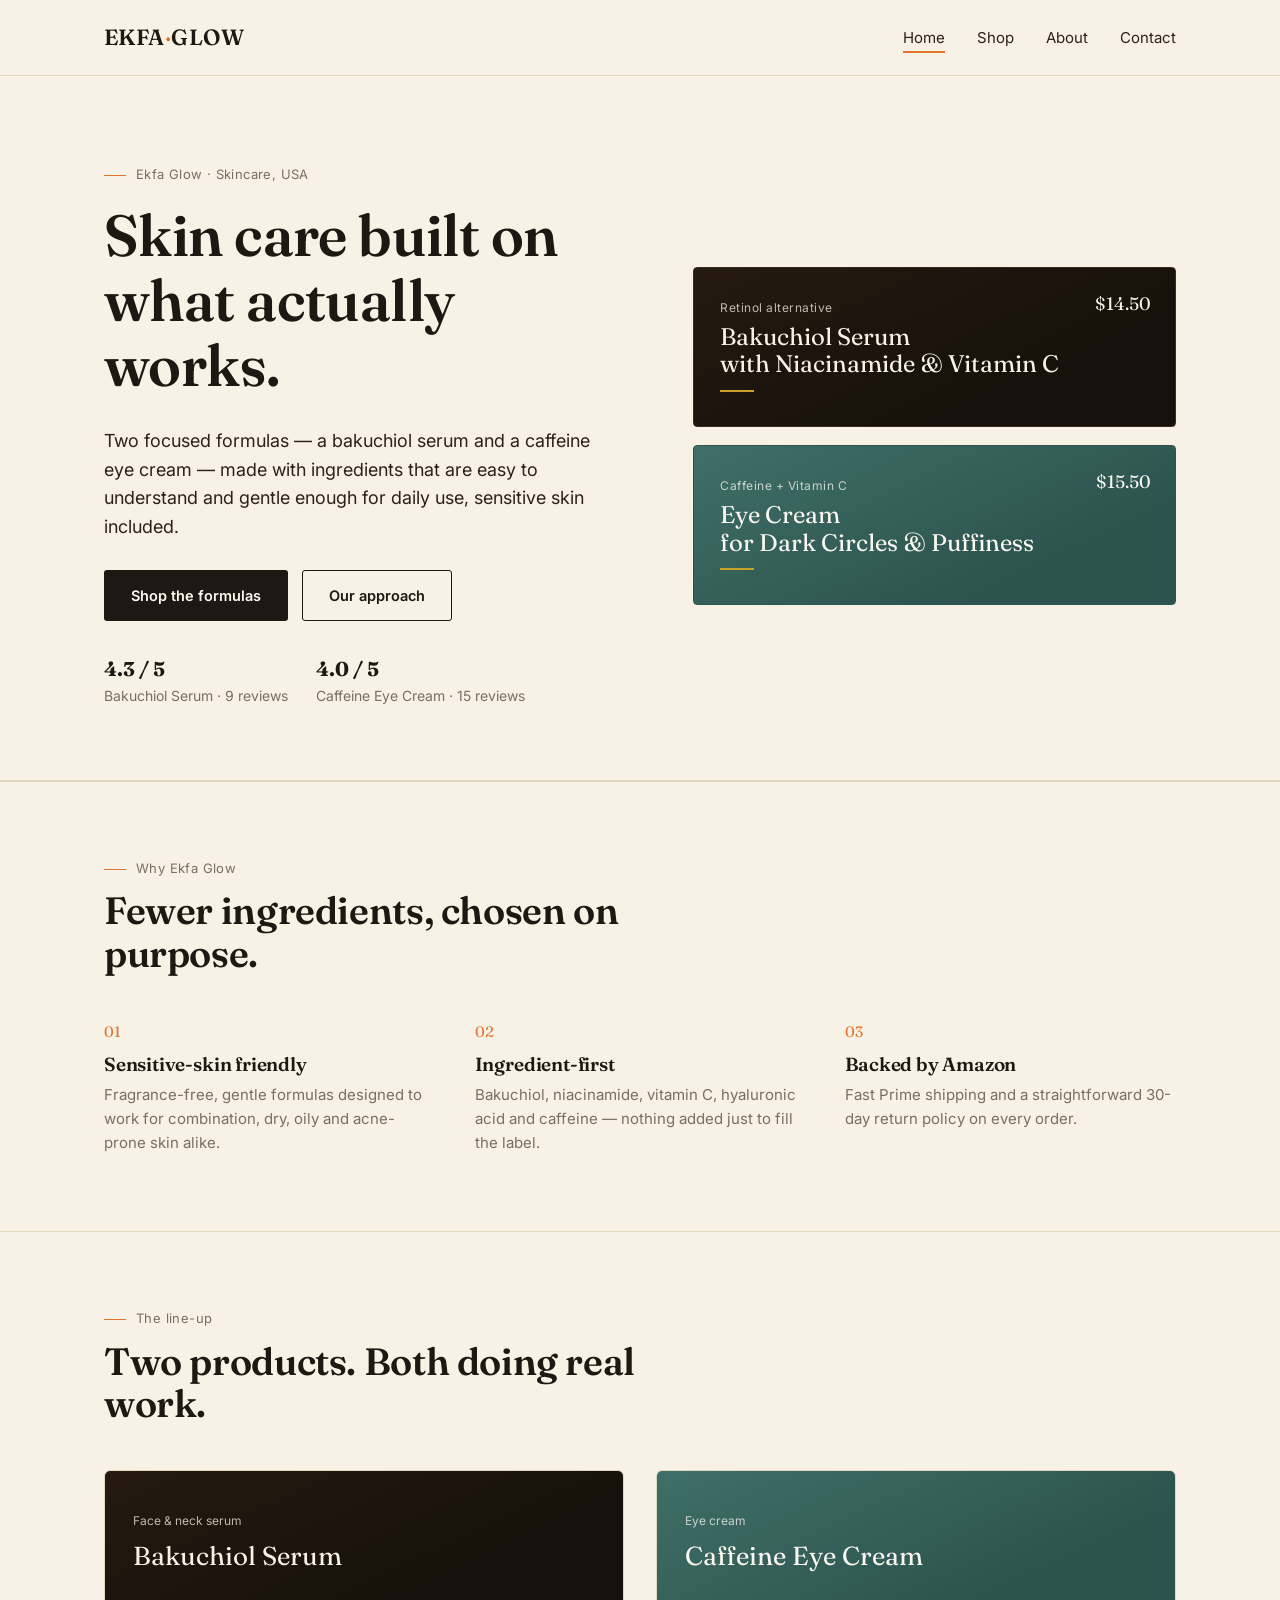
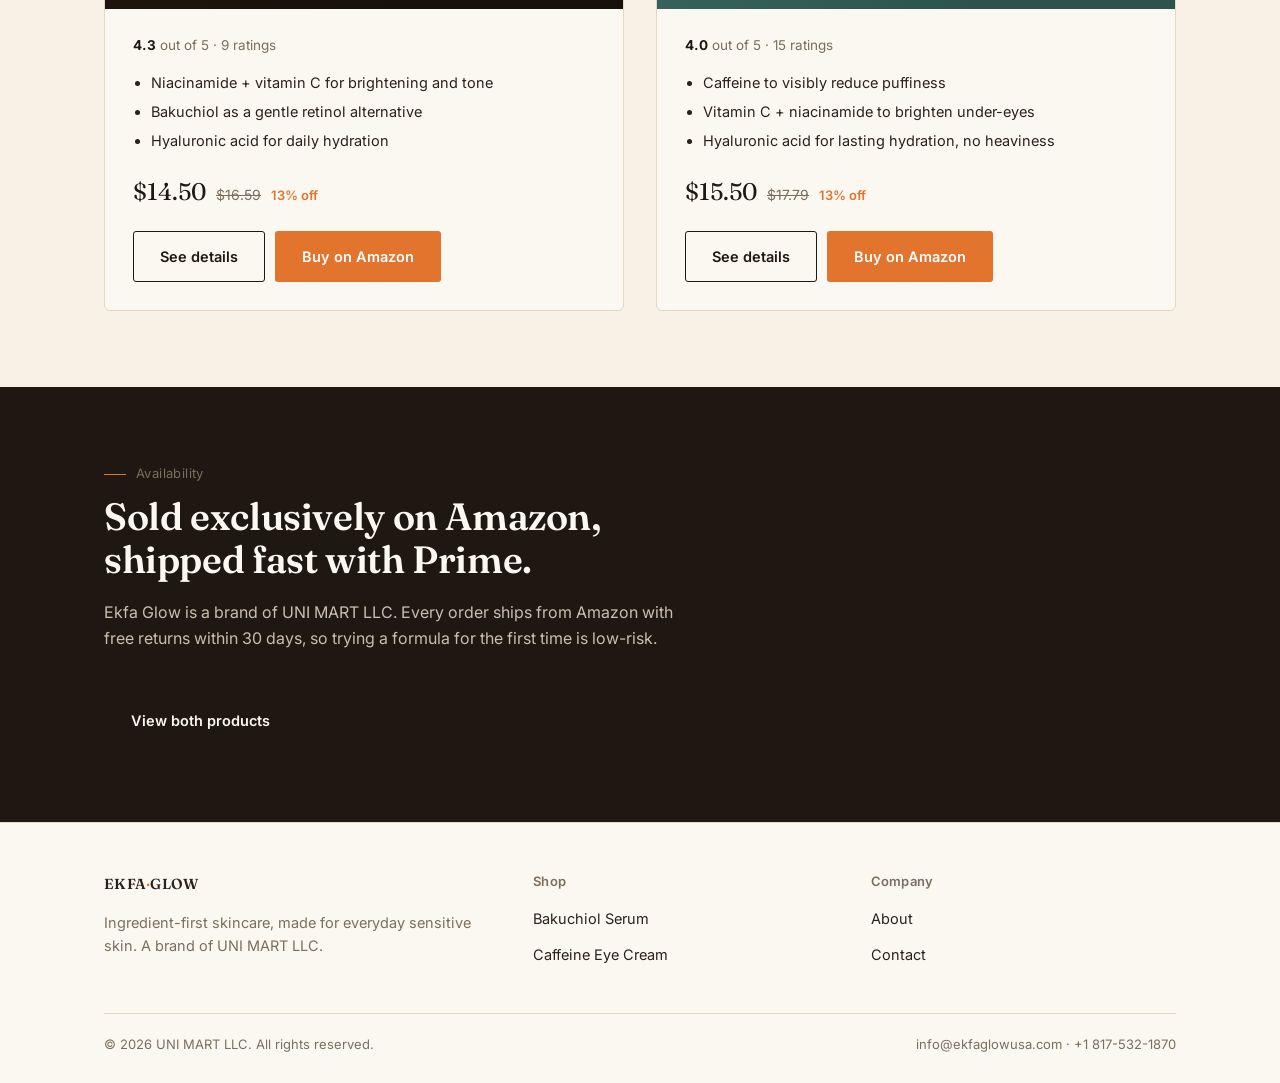
<file: index.html>
<!DOCTYPE html>
<html lang="en">
<head>
<meta charset="UTF-8">
<meta name="viewport" content="width=device-width, initial-scale=1.0">
<title>Ekfa Glow — Ingredient-First Skincare, Made in the USA</title>
<meta name="description" content="Ekfa Glow makes gentle, ingredient-first skincare for sensitive skin — Bakuchiol Serum and Caffeine Eye Cream, sold on Amazon.">
<link rel="preconnect" href="https://fonts.googleapis.com">
<link href="https://fonts.googleapis.com/css2?family=Fraunces:wght@500;600&family=Inter:wght@400;500;600&display=swap" rel="stylesheet">
<link rel="stylesheet" href="css/style.css">
</head>
<body>

<header class="site-header">
  <nav class="nav">
    <a href="index.html" class="wordmark">EKFA<span>·</span>GLOW</a>
    <button class="nav-toggle" aria-label="Menu" onclick="document.querySelector('.nav-links').classList.toggle('open')">Menu</button>
    <ul class="nav-links">
      <li><a href="index.html" class="active">Home</a></li>
      <li><a href="shop.html">Shop</a></li>
      <li><a href="about.html">About</a></li>
      <li><a href="contact.html">Contact</a></li>
    </ul>
  </nav>
</header>

<section class="hero">
  <div class="container hero-grid">
    <div>
      <div class="eyebrow">Ekfa Glow · Skincare, USA</div>
      <h1>Skin care built on what actually works.</h1>
      <p class="lede">Two focused formulas — a bakuchiol serum and a caffeine eye cream — made with ingredients that are easy to understand and gentle enough for daily use, sensitive skin included.</p>
      <div class="hero-cta">
        <a href="shop.html" class="btn btn-primary">Shop the formulas</a>
        <a href="about.html" class="btn btn-outline">Our approach</a>
      </div>
      <div class="hero-rating">
        <div><strong>4.3 / 5</strong> Bakuchiol Serum · 9 reviews</div>
        <div><strong>4.0 / 5</strong> Caffeine Eye Cream · 15 reviews</div>
      </div>
    </div>

    <div class="label-stack">
      <!-- IMAGE: replace this block with a real product photo once uploaded.
           Suggested file: images/serum-bottle.jpg -->
      <div class="label-card serum">
        <div class="price">$14.50</div>
        <div class="kicker">Retinol alternative</div>
        <div class="name">Bakuchiol Serum<br>with Niacinamide &amp; Vitamin C</div>
        <div class="gold-rule"></div>
      </div>
      <!-- IMAGE: replace this block with a real product photo once uploaded.
           Suggested file: images/eye-cream.jpg -->
      <div class="label-card eye">
        <div class="price">$15.50</div>
        <div class="kicker">Caffeine + Vitamin C</div>
        <div class="name">Eye Cream<br>for Dark Circles &amp; Puffiness</div>
        <div class="gold-rule"></div>
      </div>
    </div>
  </div>
</section>

<section class="border-y">
  <div class="container">
    <div class="section-head">
      <div class="eyebrow">Why Ekfa Glow</div>
      <h2>Fewer ingredients, chosen on purpose.</h2>
    </div>
    <div class="value-grid">
      <div class="value-item">
        <div class="num">01</div>
        <h3>Sensitive-skin friendly</h3>
        <p>Fragrance-free, gentle formulas designed to work for combination, dry, oily and acne-prone skin alike.</p>
      </div>
      <div class="value-item">
        <div class="num">02</div>
        <h3>Ingredient-first</h3>
        <p>Bakuchiol, niacinamide, vitamin C, hyaluronic acid and caffeine — nothing added just to fill the label.</p>
      </div>
      <div class="value-item">
        <div class="num">03</div>
        <h3>Backed by Amazon</h3>
        <p>Fast Prime shipping and a straightforward 30-day return policy on every order.</p>
      </div>
    </div>
  </div>
</section>

<section>
  <div class="container">
    <div class="section-head">
      <div class="eyebrow">The line-up</div>
      <h2>Two products. Both doing real work.</h2>
    </div>
    <div class="product-grid">

      <article class="product-card">
        <div class="swatch serum">
          <div class="kicker">Face &amp; neck serum</div>
          <div class="name">Bakuchiol Serum</div>
        </div>
        <div class="body">
          <div class="rating"><strong>4.3</strong> out of 5 · 9 ratings</div>
          <ul>
            <li>Niacinamide + vitamin C for brightening and tone</li>
            <li>Bakuchiol as a gentle retinol alternative</li>
            <li>Hyaluronic acid for daily hydration</li>
          </ul>
          <div class="price-row">
            <span class="now">$14.50</span>
            <span class="was">$16.59</span>
            <span class="off">13% off</span>
          </div>
          <div class="card-actions">
            <a href="shop.html#serum" class="btn btn-outline">See details</a>
            <a href="https://www.amazon.com/dp/B0DKJRX767" class="btn btn-amazon" target="_blank" rel="noopener">Buy on Amazon</a>
          </div>
        </div>
      </article>

      <article class="product-card">
        <div class="swatch eye">
          <div class="kicker">Eye cream</div>
          <div class="name">Caffeine Eye Cream</div>
        </div>
        <div class="body">
          <div class="rating"><strong>4.0</strong> out of 5 · 15 ratings</div>
          <ul>
            <li>Caffeine to visibly reduce puffiness</li>
            <li>Vitamin C + niacinamide to brighten under-eyes</li>
            <li>Hyaluronic acid for lasting hydration, no heaviness</li>
          </ul>
          <div class="price-row">
            <span class="now">$15.50</span>
            <span class="was">$17.79</span>
            <span class="off">13% off</span>
          </div>
          <div class="card-actions">
            <a href="shop.html#eye-cream" class="btn btn-outline">See details</a>
            <a href="https://www.amazon.com/dp/B0D9Q4S8RB" class="btn btn-amazon" target="_blank" rel="noopener">Buy on Amazon</a>
          </div>
        </div>
      </article>

    </div>
  </div>
</section>

<section class="band">
  <div class="container">
    <div class="section-head">
      <div class="eyebrow">Availability</div>
      <h2>Sold exclusively on Amazon, shipped fast with Prime.</h2>
      <p>Ekfa Glow is a brand of UNI MART LLC. Every order ships from Amazon with free returns within 30 days, so trying a formula for the first time is low-risk.</p>
    </div>
    <a href="shop.html" class="btn btn-primary">View both products</a>
  </div>
</section>

<footer class="site-footer">
  <div class="container">
    <div class="footer-grid">
      <div>
        <a href="index.html" class="wordmark">EKFA<span>·</span>GLOW</a>
        <p style="margin-top:14px; font-size:14.5px; color:var(--muted);">Ingredient-first skincare, made for everyday sensitive skin. A brand of UNI MART LLC.</p>
      </div>
      <div>
        <h4>Shop</h4>
        <ul>
          <li><a href="shop.html#serum">Bakuchiol Serum</a></li>
          <li><a href="shop.html#eye-cream">Caffeine Eye Cream</a></li>
        </ul>
      </div>
      <div>
        <h4>Company</h4>
        <ul>
          <li><a href="about.html">About</a></li>
          <li><a href="contact.html">Contact</a></li>
        </ul>
      </div>
    </div>
    <div class="footer-bottom">
      <span>© 2026 UNI MART LLC. All rights reserved.</span>
      <span>info@ekfaglowusa.com · +1 817-532-1870</span>
    </div>
  </div>
</footer>

</body>
</html>
</file>
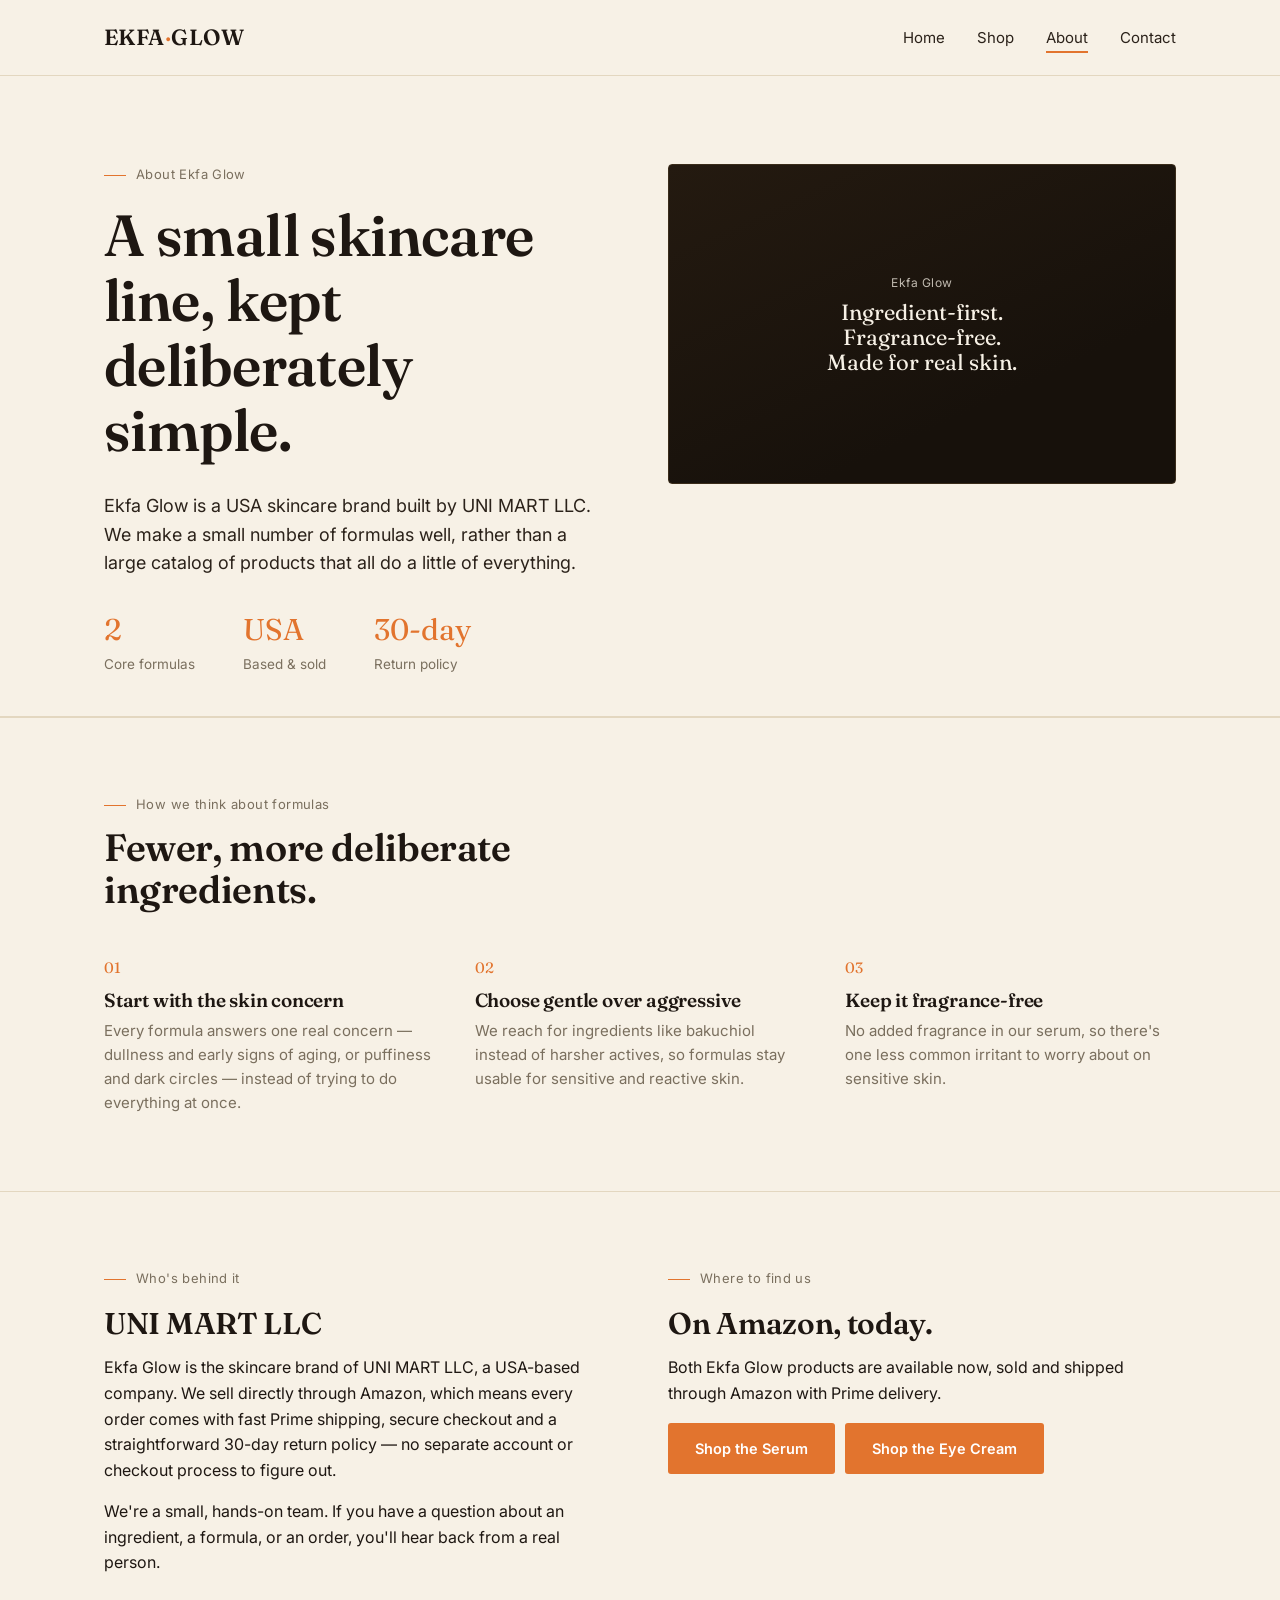
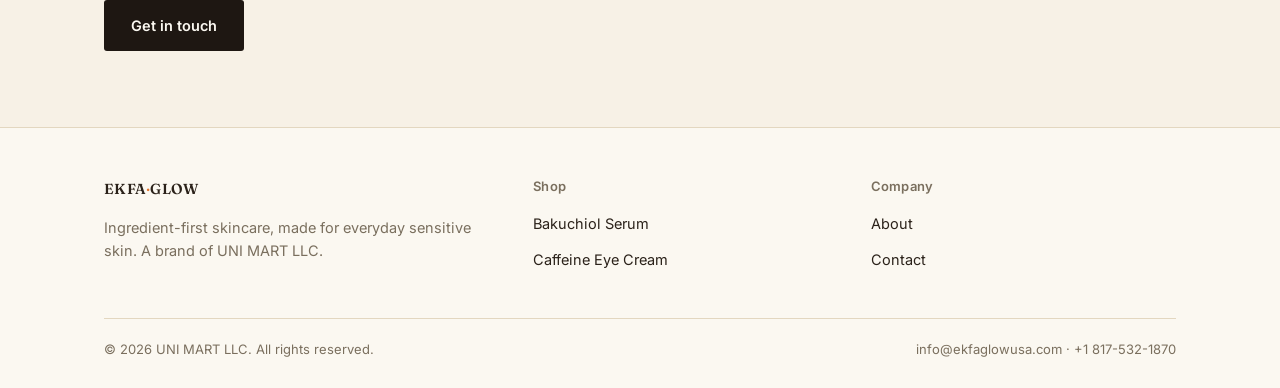
<file: about.html>
<!DOCTYPE html>
<html lang="en">
<head>
<meta charset="UTF-8">
<meta name="viewport" content="width=device-width, initial-scale=1.0">
<title>About — Ekfa Glow</title>
<meta name="description" content="Ekfa Glow is a USA skincare brand by UNI MART LLC, focused on simple, ingredient-first formulas.">
<link rel="preconnect" href="https://fonts.googleapis.com">
<link href="https://fonts.googleapis.com/css2?family=Fraunces:wght@500;600&family=Inter:wght@400;500;600&display=swap" rel="stylesheet">
<link rel="stylesheet" href="css/style.css">
</head>
<body>

<header class="site-header">
  <nav class="nav">
    <a href="index.html" class="wordmark">EKFA<span>·</span>GLOW</a>
    <button class="nav-toggle" aria-label="Menu" onclick="document.querySelector('.nav-links').classList.toggle('open')">Menu</button>
    <ul class="nav-links">
      <li><a href="index.html">Home</a></li>
      <li><a href="shop.html">Shop</a></li>
      <li><a href="about.html" class="active">About</a></li>
      <li><a href="contact.html">Contact</a></li>
    </ul>
  </nav>
</header>

<section class="hero" style="padding-bottom: 40px;">
  <div class="container split">
    <div>
      <div class="eyebrow">About Ekfa Glow</div>
      <h1>A small skincare line, kept deliberately simple.</h1>
      <p class="lede">Ekfa Glow is a USA skincare brand built by UNI MART LLC. We make a small number of formulas well, rather than a large catalog of products that all do a little of everything.</p>

      <div class="stat-row">
        <div>
          <div class="n">2</div>
          <div class="l">Core formulas</div>
        </div>
        <div>
          <div class="n">USA</div>
          <div class="l">Based &amp; sold</div>
        </div>
        <div>
          <div class="n">30-day</div>
          <div class="l">Return policy</div>
        </div>
      </div>
    </div>

    <div>
      <!-- IMAGE: replace this block with a brand / lifestyle photo once uploaded.
           Suggested file: images/about-brand.jpg -->
      <div class="label-card serum" style="min-height: 320px; justify-content: center; text-align:center;">
        <div class="kicker" style="margin-bottom: 8px;">Ekfa Glow</div>
        <div class="name" style="font-size: 22px;">Ingredient-first.<br>Fragrance-free.<br>Made for real skin.</div>
      </div>
    </div>
  </div>
</section>

<section class="border-y">
  <div class="container">
    <div class="section-head">
      <div class="eyebrow">How we think about formulas</div>
      <h2>Fewer, more deliberate ingredients.</h2>
    </div>
    <div class="value-grid">
      <div class="value-item">
        <div class="num">01</div>
        <h3>Start with the skin concern</h3>
        <p>Every formula answers one real concern — dullness and early signs of aging, or puffiness and dark circles — instead of trying to do everything at once.</p>
      </div>
      <div class="value-item">
        <div class="num">02</div>
        <h3>Choose gentle over aggressive</h3>
        <p>We reach for ingredients like bakuchiol instead of harsher actives, so formulas stay usable for sensitive and reactive skin.</p>
      </div>
      <div class="value-item">
        <div class="num">03</div>
        <h3>Keep it fragrance-free</h3>
        <p>No added fragrance in our serum, so there's one less common irritant to worry about on sensitive skin.</p>
      </div>
    </div>
  </div>
</section>

<section>
  <div class="container split">
    <div>
      <div class="eyebrow">Who's behind it</div>
      <h2 style="font-size: 30px;">UNI MART LLC</h2>
      <p>Ekfa Glow is the skincare brand of UNI MART LLC, a USA-based company. We sell directly through Amazon, which means every order comes with fast Prime shipping, secure checkout and a straightforward 30-day return policy — no separate account or checkout process to figure out.</p>
      <p>We're a small, hands-on team. If you have a question about an ingredient, a formula, or an order, you'll hear back from a real person.</p>
      <a href="contact.html" class="btn btn-primary" style="margin-top: 8px;">Get in touch</a>
    </div>
    <div>
      <div class="eyebrow">Where to find us</div>
      <h2 style="font-size: 30px;">On Amazon, today.</h2>
      <p>Both Ekfa Glow products are available now, sold and shipped through Amazon with Prime delivery.</p>
      <div class="card-actions">
        <a href="https://www.amazon.com/dp/B0DKJRX767" class="btn btn-amazon" target="_blank" rel="noopener">Shop the Serum</a>
        <a href="https://www.amazon.com/dp/B0D9Q4S8RB" class="btn btn-amazon" target="_blank" rel="noopener">Shop the Eye Cream</a>
      </div>
    </div>
  </div>
</section>

<footer class="site-footer">
  <div class="container">
    <div class="footer-grid">
      <div>
        <a href="index.html" class="wordmark">EKFA<span>·</span>GLOW</a>
        <p style="margin-top:14px; font-size:14.5px; color:var(--muted);">Ingredient-first skincare, made for everyday sensitive skin. A brand of UNI MART LLC.</p>
      </div>
      <div>
        <h4>Shop</h4>
        <ul>
          <li><a href="shop.html#serum">Bakuchiol Serum</a></li>
          <li><a href="shop.html#eye-cream">Caffeine Eye Cream</a></li>
        </ul>
      </div>
      <div>
        <h4>Company</h4>
        <ul>
          <li><a href="about.html">About</a></li>
          <li><a href="contact.html">Contact</a></li>
        </ul>
      </div>
    </div>
    <div class="footer-bottom">
      <span>© 2026 UNI MART LLC. All rights reserved.</span>
      <span>info@ekfaglowusa.com · +1 817-532-1870</span>
    </div>
  </div>
</footer>

</body>
</html>
</file>
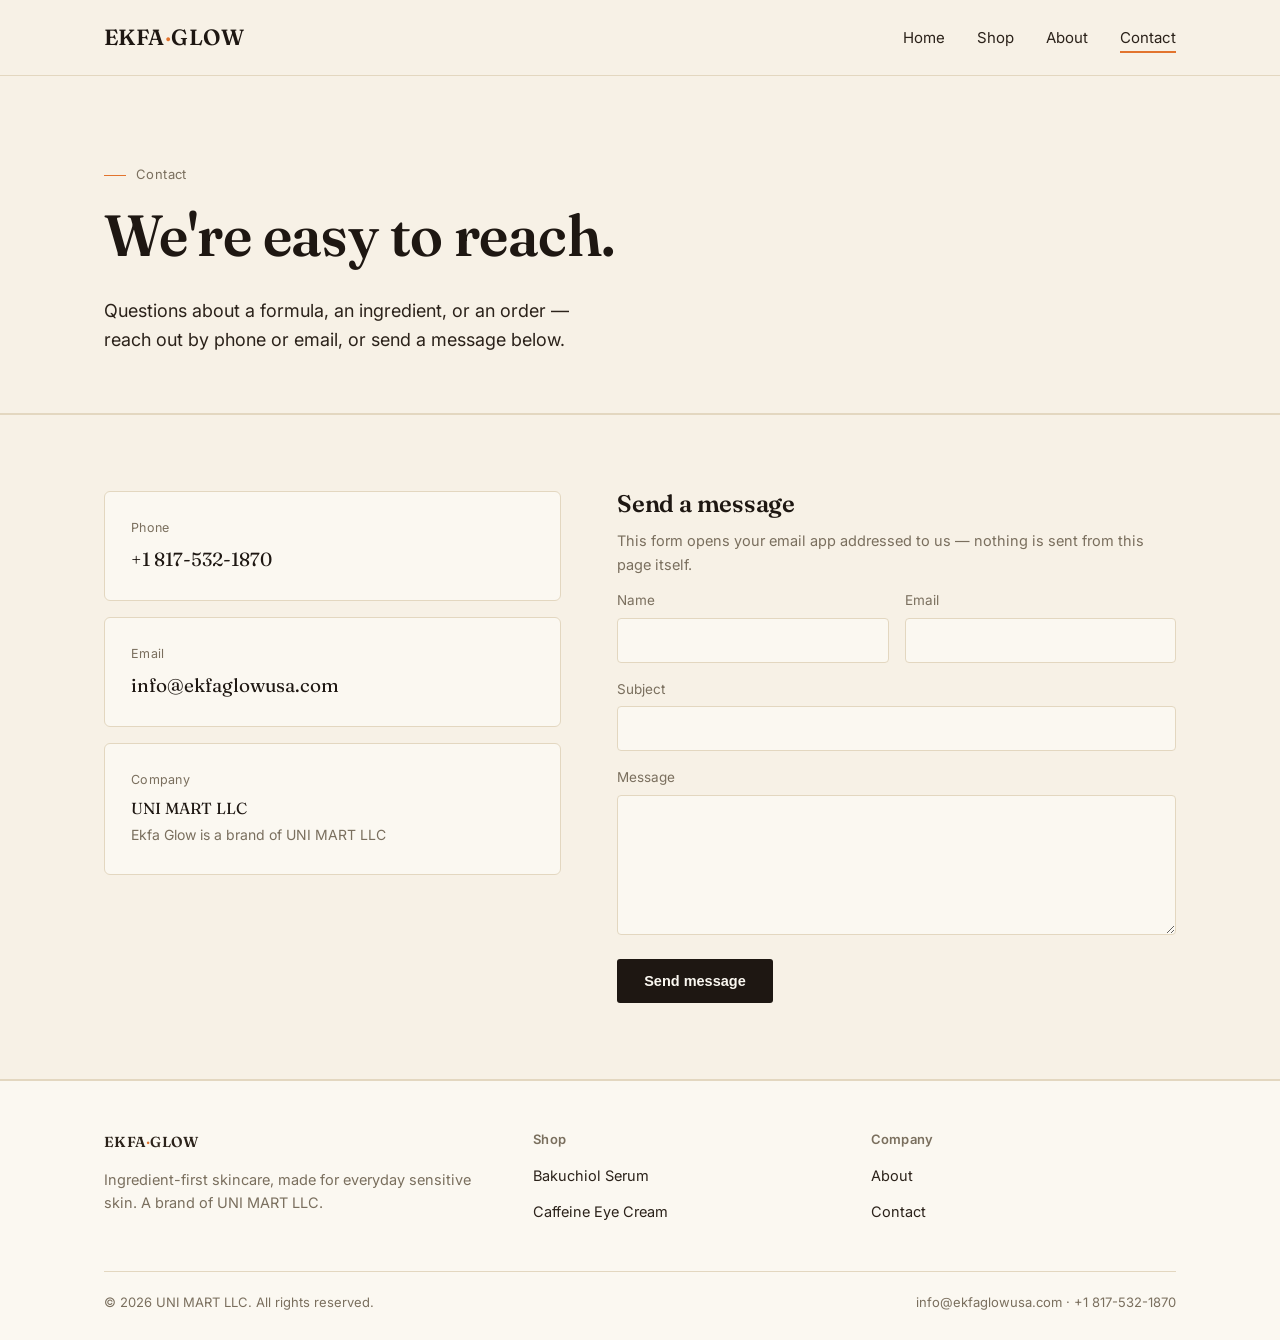
<file: contact.html>
<!DOCTYPE html>
<html lang="en">
<head>
<meta charset="UTF-8">
<meta name="viewport" content="width=device-width, initial-scale=1.0">
<title>Contact — Ekfa Glow</title>
<meta name="description" content="Get in touch with Ekfa Glow / UNI MART LLC by phone or email.">
<link rel="preconnect" href="https://fonts.googleapis.com">
<link href="https://fonts.googleapis.com/css2?family=Fraunces:wght@500;600&family=Inter:wght@400;500;600&display=swap" rel="stylesheet">
<link rel="stylesheet" href="css/style.css">
</head>
<body>

<header class="site-header">
  <nav class="nav">
    <a href="index.html" class="wordmark">EKFA<span>·</span>GLOW</a>
    <button class="nav-toggle" aria-label="Menu" onclick="document.querySelector('.nav-links').classList.toggle('open')">Menu</button>
    <ul class="nav-links">
      <li><a href="index.html">Home</a></li>
      <li><a href="shop.html">Shop</a></li>
      <li><a href="about.html">About</a></li>
      <li><a href="contact.html" class="active">Contact</a></li>
    </ul>
  </nav>
</header>

<section class="hero" style="padding-bottom: 40px;">
  <div class="container">
    <div class="eyebrow">Contact</div>
    <h1 style="max-width: 16ch;">We're easy to reach.</h1>
    <p class="lede">Questions about a formula, an ingredient, or an order — reach out by phone or email, or send a message below.</p>
  </div>
</section>

<section class="border-y">
  <div class="container contact-grid">
    <div>
      <div class="contact-card">
        <div class="k">Phone</div>
        <div class="v"><a href="tel:+18175321870">+1 817-532-1870</a></div>
      </div>
      <div class="contact-card">
        <div class="k">Email</div>
        <div class="v"><a href="mailto:info@ekfaglowusa.com">info@ekfaglowusa.com</a></div>
      </div>
      <div class="contact-card">
        <div class="k">Company</div>
        <div class="v" style="font-size:16px;">UNI MART LLC<br><span style="font-family:var(--sans); font-size:14px; color:var(--muted);">Ekfa Glow is a brand of UNI MART LLC</span></div>
      </div>
    </div>

    <div>
      <h2 style="font-size: 24px;">Send a message</h2>
      <p style="color:var(--muted); font-size:14.5px;">This form opens your email app addressed to us — nothing is sent from this page itself.</p>
      <form class="contact-form" action="mailto:info@ekfaglowusa.com" method="post" enctype="text/plain">
        <div class="row-2">
          <div>
            <label for="name">Name</label>
            <input type="text" id="name" name="Name" required>
          </div>
          <div>
            <label for="email">Email</label>
            <input type="email" id="email" name="Email" required>
          </div>
        </div>
        <div>
          <label for="subject">Subject</label>
          <input type="text" id="subject" name="Subject">
        </div>
        <div>
          <label for="message">Message</label>
          <textarea id="message" name="Message" required></textarea>
        </div>
        <button type="submit" class="btn btn-primary" style="justify-self:start;">Send message</button>
      </form>
    </div>
  </div>
</section>

<footer class="site-footer">
  <div class="container">
    <div class="footer-grid">
      <div>
        <a href="index.html" class="wordmark">EKFA<span>·</span>GLOW</a>
        <p style="margin-top:14px; font-size:14.5px; color:var(--muted);">Ingredient-first skincare, made for everyday sensitive skin. A brand of UNI MART LLC.</p>
      </div>
      <div>
        <h4>Shop</h4>
        <ul>
          <li><a href="shop.html#serum">Bakuchiol Serum</a></li>
          <li><a href="shop.html#eye-cream">Caffeine Eye Cream</a></li>
        </ul>
      </div>
      <div>
        <h4>Company</h4>
        <ul>
          <li><a href="about.html">About</a></li>
          <li><a href="contact.html">Contact</a></li>
        </ul>
      </div>
    </div>
    <div class="footer-bottom">
      <span>© 2026 UNI MART LLC. All rights reserved.</span>
      <span>info@ekfaglowusa.com · +1 817-532-1870</span>
    </div>
  </div>
</footer>

</body>
</html>
</file>
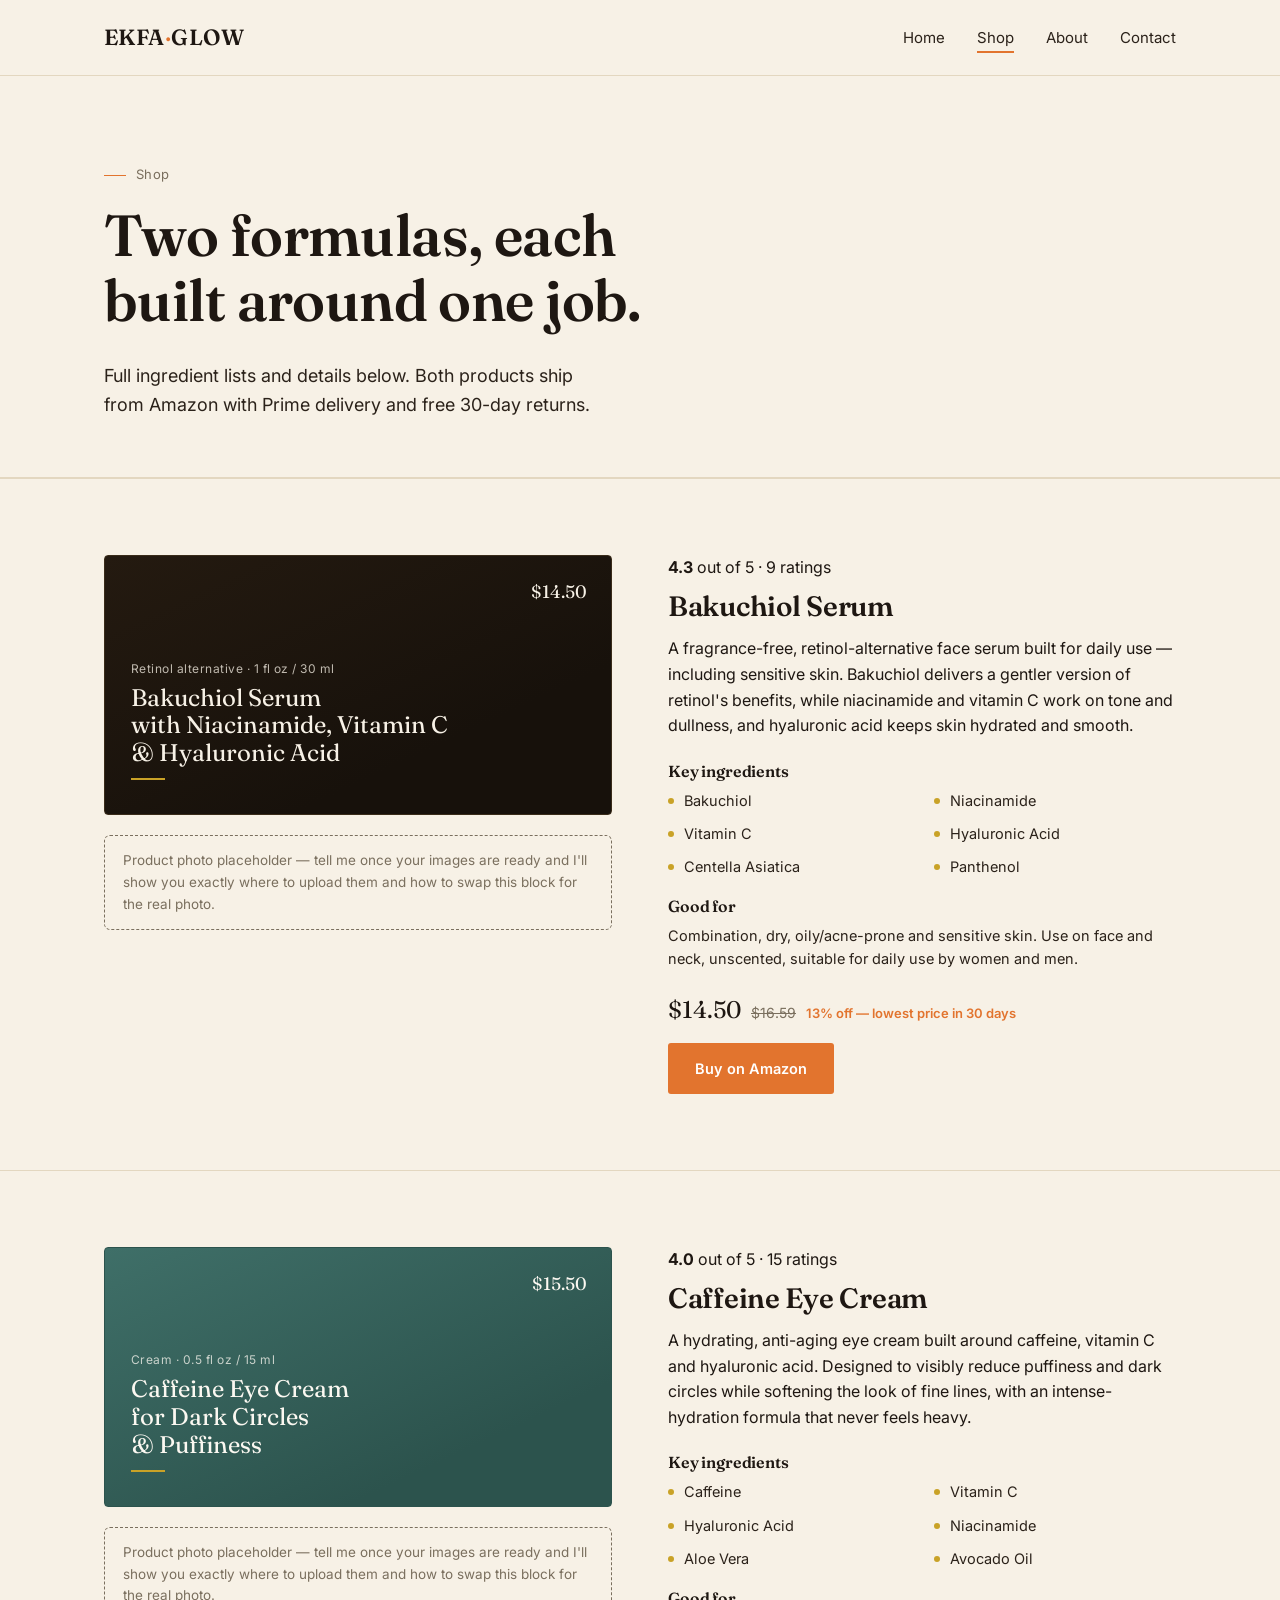
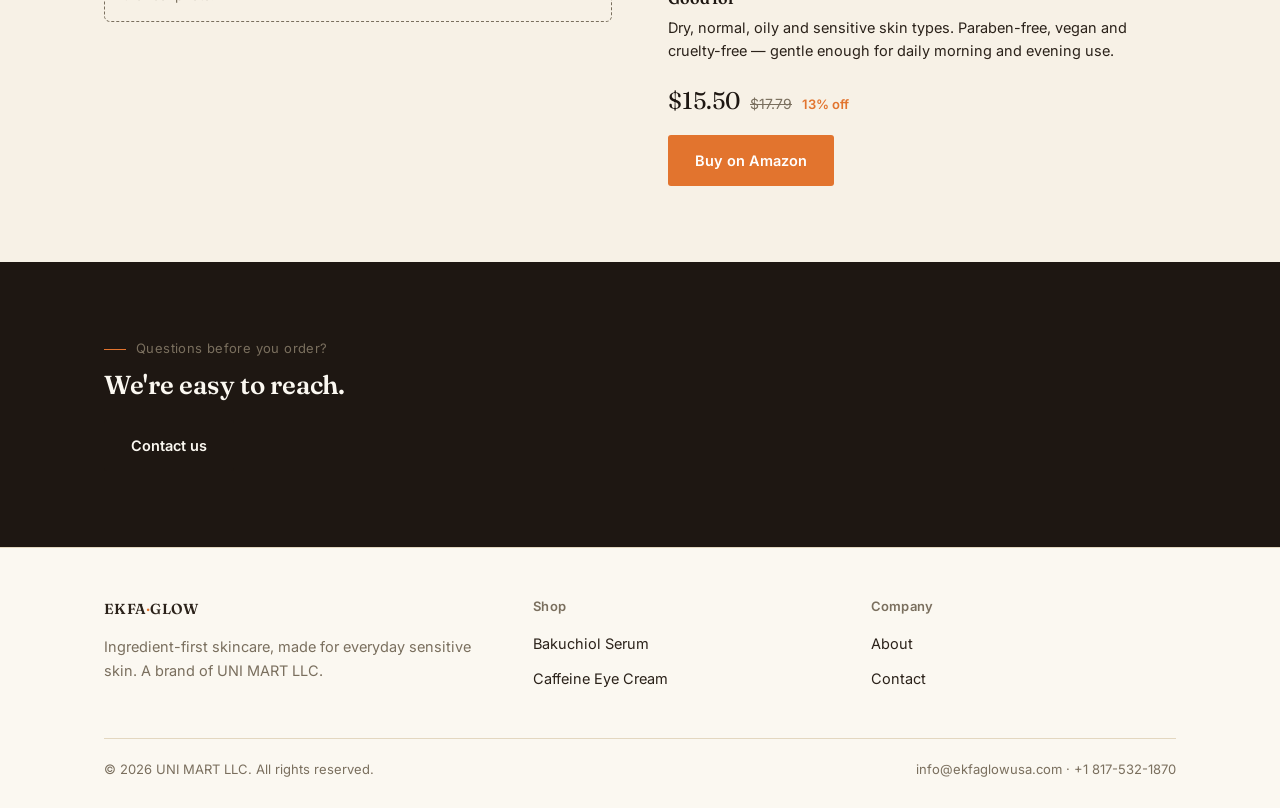
<file: shop.html>
<!DOCTYPE html>
<html lang="en">
<head>
<meta charset="UTF-8">
<meta name="viewport" content="width=device-width, initial-scale=1.0">
<title>Shop — Ekfa Glow</title>
<meta name="description" content="Shop the Ekfa Glow Bakuchiol Serum and Caffeine Eye Cream, available on Amazon.">
<link rel="preconnect" href="https://fonts.googleapis.com">
<link href="https://fonts.googleapis.com/css2?family=Fraunces:wght@500;600&family=Inter:wght@400;500;600&display=swap" rel="stylesheet">
<link rel="stylesheet" href="css/style.css">
</head>
<body>

<header class="site-header">
  <nav class="nav">
    <a href="index.html" class="wordmark">EKFA<span>·</span>GLOW</a>
    <button class="nav-toggle" aria-label="Menu" onclick="document.querySelector('.nav-links').classList.toggle('open')">Menu</button>
    <ul class="nav-links">
      <li><a href="index.html">Home</a></li>
      <li><a href="shop.html" class="active">Shop</a></li>
      <li><a href="about.html">About</a></li>
      <li><a href="contact.html">Contact</a></li>
    </ul>
  </nav>
</header>

<section class="hero" style="padding-bottom: 40px;">
  <div class="container">
    <div class="eyebrow">Shop</div>
    <h1 style="max-width: 16ch;">Two formulas, each built around one job.</h1>
    <p class="lede">Full ingredient lists and details below. Both products ship from Amazon with Prime delivery and free 30-day returns.</p>
  </div>
</section>

<!-- ================= SERUM ================= -->
<section id="serum" class="border-y">
  <div class="container split">
    <div>
      <!-- IMAGE: replace this block with a real product photo once uploaded.
           Suggested file: images/serum-bottle.jpg -->
      <div class="label-card serum" style="min-height: 260px;">
        <div class="price">$14.50</div>
        <div class="kicker">Retinol alternative · 1 fl oz / 30 ml</div>
        <div class="name">Bakuchiol Serum<br>with Niacinamide, Vitamin C<br>&amp; Hyaluronic Acid</div>
        <div class="gold-rule"></div>
      </div>
      <div class="photo-note">Product photo placeholder — tell me once your images are ready and I'll show you exactly where to upload them and how to swap this block for the real photo.</div>
    </div>

    <div>
      <div class="rating" style="margin-bottom: 10px;"><strong>4.3</strong> out of 5 · 9 ratings</div>
      <h2 style="font-size: 28px;">Bakuchiol Serum</h2>
      <p>A fragrance-free, retinol-alternative face serum built for daily use — including sensitive skin. Bakuchiol delivers a gentler version of retinol's benefits, while niacinamide and vitamin C work on tone and dullness, and hyaluronic acid keeps skin hydrated and smooth.</p>

      <h3 style="font-size: 16px; margin-top: 24px;">Key ingredients</h3>
      <ul class="ingredient-list">
        <li>Bakuchiol</li>
        <li>Niacinamide</li>
        <li>Vitamin C</li>
        <li>Hyaluronic Acid</li>
        <li>Centella Asiatica</li>
        <li>Panthenol</li>
      </ul>

      <h3 style="font-size: 16px;">Good for</h3>
      <p style="font-size: 14.5px; color: var(--espresso-2);">Combination, dry, oily/acne-prone and sensitive skin. Use on face and neck, unscented, suitable for daily use by women and men.</p>

      <div class="price-row" style="margin-top: 20px;">
        <span class="now">$14.50</span>
        <span class="was">$16.59</span>
        <span class="off">13% off — lowest price in 30 days</span>
      </div>
      <div class="card-actions" style="margin-top: 14px;">
        <a href="https://www.amazon.com/dp/B0DKJRX767" class="btn btn-amazon" target="_blank" rel="noopener">Buy on Amazon</a>
      </div>
    </div>
  </div>
</section>

<!-- ================= EYE CREAM ================= -->
<section id="eye-cream">
  <div class="container split">
    <div>
      <!-- IMAGE: replace this block with a real product photo once uploaded.
           Suggested file: images/eye-cream.jpg -->
      <div class="label-card eye" style="min-height: 260px;">
        <div class="price">$15.50</div>
        <div class="kicker">Cream · 0.5 fl oz / 15 ml</div>
        <div class="name">Caffeine Eye Cream<br>for Dark Circles<br>&amp; Puffiness</div>
        <div class="gold-rule"></div>
      </div>
      <div class="photo-note">Product photo placeholder — tell me once your images are ready and I'll show you exactly where to upload them and how to swap this block for the real photo.</div>
    </div>

    <div>
      <div class="rating" style="margin-bottom: 10px;"><strong>4.0</strong> out of 5 · 15 ratings</div>
      <h2 style="font-size: 28px;">Caffeine Eye Cream</h2>
      <p>A hydrating, anti-aging eye cream built around caffeine, vitamin C and hyaluronic acid. Designed to visibly reduce puffiness and dark circles while softening the look of fine lines, with an intense-hydration formula that never feels heavy.</p>

      <h3 style="font-size: 16px; margin-top: 24px;">Key ingredients</h3>
      <ul class="ingredient-list">
        <li>Caffeine</li>
        <li>Vitamin C</li>
        <li>Hyaluronic Acid</li>
        <li>Niacinamide</li>
        <li>Aloe Vera</li>
        <li>Avocado Oil</li>
      </ul>

      <h3 style="font-size: 16px;">Good for</h3>
      <p style="font-size: 14.5px; color: var(--espresso-2);">Dry, normal, oily and sensitive skin types. Paraben-free, vegan and cruelty-free — gentle enough for daily morning and evening use.</p>

      <div class="price-row" style="margin-top: 20px;">
        <span class="now">$15.50</span>
        <span class="was">$17.79</span>
        <span class="off">13% off</span>
      </div>
      <div class="card-actions" style="margin-top: 14px;">
        <a href="https://www.amazon.com/dp/B0D9Q4S8RB" class="btn btn-amazon" target="_blank" rel="noopener">Buy on Amazon</a>
      </div>
    </div>
  </div>
</section>

<section class="band">
  <div class="container" style="text-align:left;">
    <div class="section-head" style="margin-bottom: 20px;">
      <div class="eyebrow">Questions before you order?</div>
      <h2 style="font-size:26px;">We're easy to reach.</h2>
    </div>
    <a href="contact.html" class="btn btn-primary">Contact us</a>
  </div>
</section>

<footer class="site-footer">
  <div class="container">
    <div class="footer-grid">
      <div>
        <a href="index.html" class="wordmark">EKFA<span>·</span>GLOW</a>
        <p style="margin-top:14px; font-size:14.5px; color:var(--muted);">Ingredient-first skincare, made for everyday sensitive skin. A brand of UNI MART LLC.</p>
      </div>
      <div>
        <h4>Shop</h4>
        <ul>
          <li><a href="shop.html#serum">Bakuchiol Serum</a></li>
          <li><a href="shop.html#eye-cream">Caffeine Eye Cream</a></li>
        </ul>
      </div>
      <div>
        <h4>Company</h4>
        <ul>
          <li><a href="about.html">About</a></li>
          <li><a href="contact.html">Contact</a></li>
        </ul>
      </div>
    </div>
    <div class="footer-bottom">
      <span>© 2026 UNI MART LLC. All rights reserved.</span>
      <span>info@ekfaglowusa.com · +1 817-532-1870</span>
    </div>
  </div>
</footer>

</body>
</html>
</file>
<file: css/style.css>
/* ================================
   EKFA GLOW — shared stylesheet
   ================================ */

:root{
  --ivory:      #F7F1E6;
  --ivory-2:    #FBF8F1;
  --espresso:   #1E1712;
  --espresso-2: #2B221A;
  --gold:       #C9A227;
  --citrus:     #E2742E;
  --teal:       #3F6F68;
  --line:       #E3D7C0;
  --muted:      #7A6F5E;

  --serif: "Fraunces", Georgia, serif;
  --sans:  "Inter", -apple-system, BlinkMacSystemFont, "Segoe UI", sans-serif;
}

*{ box-sizing: border-box; }
html{ scroll-behavior: smooth; }

body{
  margin: 0;
  background: var(--ivory);
  color: var(--espresso);
  font-family: var(--sans);
  font-size: 16px;
  line-height: 1.6;
  -webkit-font-smoothing: antialiased;
}

img{ max-width: 100%; display: block; }
a{ color: inherit; }

h1,h2,h3{
  font-family: var(--serif);
  font-weight: 600;
  line-height: 1.12;
  margin: 0 0 .5em;
  letter-spacing: -0.01em;
}

p{ margin: 0 0 1em; max-width: 62ch; }

.container{
  width: 100%;
  max-width: 1120px;
  margin: 0 auto;
  padding: 0 24px;
}

/* ---------- Nav ---------- */
.site-header{
  position: relative;
  z-index: 20;
  border-bottom: 1px solid var(--line);
  background: var(--ivory);
}
.nav{
  display: flex;
  align-items: center;
  justify-content: space-between;
  padding: 20px 24px;
  max-width: 1120px;
  margin: 0 auto;
}
.wordmark{
  font-family: var(--serif);
  font-size: 22px;
  font-weight: 600;
  letter-spacing: 0.02em;
  text-decoration: none;
  color: var(--espresso);
}
.wordmark span{ color: var(--citrus); }

.nav-links{
  display: flex;
  gap: 32px;
  list-style: none;
  margin: 0; padding: 0;
}
.nav-links a{
  text-decoration: none;
  font-size: 15px;
  color: var(--espresso-2);
  padding-bottom: 4px;
  border-bottom: 2px solid transparent;
  transition: border-color .15s ease;
}
.nav-links a:hover,
.nav-links a.active{
  border-color: var(--citrus);
}

.nav-toggle{ display: none; }

/* ---------- Buttons ---------- */
.btn{
  display: inline-flex;
  align-items: center;
  gap: 8px;
  padding: 13px 26px;
  border-radius: 3px;
  font-size: 14.5px;
  font-weight: 600;
  text-decoration: none;
  border: 1px solid transparent;
  cursor: pointer;
  transition: transform .15s ease, background .15s ease, color .15s ease;
}
.btn-primary{
  background: var(--espresso);
  color: var(--ivory-2);
}
.btn-primary:hover{ background: var(--citrus); }

.btn-outline{
  background: transparent;
  border-color: var(--espresso);
  color: var(--espresso);
}
.btn-outline:hover{
  background: var(--espresso);
  color: var(--ivory-2);
}

.btn-amazon{
  background: var(--citrus);
  color: #fff;
}
.btn-amazon:hover{ background: #c95f1e; }

/* ---------- Hero ---------- */
.hero{
  padding: 88px 0 72px;
  border-bottom: 1px solid var(--line);
}
.hero-grid{
  display: grid;
  grid-template-columns: 1.05fr 0.95fr;
  gap: 56px;
  align-items: center;
}
.eyebrow{
  font-size: 13px;
  color: var(--muted);
  margin-bottom: 18px;
  letter-spacing: 0.03em;
}
.eyebrow::before{
  content: "";
  display: inline-block;
  width: 22px;
  height: 1px;
  background: var(--citrus);
  margin-right: 10px;
  vertical-align: middle;
}
.hero h1{
  font-size: clamp(38px, 5vw, 58px);
  max-width: 12ch;
}
.hero p.lede{
  font-size: 18px;
  color: var(--espresso-2);
  max-width: 46ch;
}
.hero-cta{
  display: flex;
  gap: 14px;
  margin-top: 28px;
  flex-wrap: wrap;
}
.hero-rating{
  margin-top: 32px;
  display: flex;
  gap: 28px;
  font-size: 14px;
  color: var(--muted);
}
.hero-rating strong{
  color: var(--espresso);
  font-family: var(--serif);
  font-size: 20px;
  display: block;
}

/* Product "label" panel used in place of photography until real
   product photos are uploaded — see the note at the bottom of the page. */
.label-stack{
  display: grid;
  gap: 18px;
}
.label-card{
  border-radius: 4px;
  padding: 30px 26px;
  position: relative;
  overflow: hidden;
  min-height: 148px;
  display: flex;
  flex-direction: column;
  justify-content: flex-end;
}
.label-card.serum{
  background: linear-gradient(155deg, #241a10 0%, #17110b 70%);
  color: var(--ivory);
  border: 1px solid #3a2c1a;
}
.label-card.eye{
  background: linear-gradient(155deg, var(--teal) 0%, #2c534d 75%);
  color: var(--ivory-2);
  border: 1px solid #2c534d;
}
.label-card .kicker{
  font-size: 12px;
  letter-spacing: 0.04em;
  opacity: .75;
  margin-bottom: 6px;
}
.label-card .name{
  font-family: var(--serif);
  font-size: 24px;
  line-height: 1.15;
}
.label-card .gold-rule{
  width: 34px; height: 2px;
  background: var(--gold);
  margin: 12px 0 4px;
}
.label-card .price{
  position: absolute;
  top: 22px; right: 24px;
  font-family: var(--serif);
  font-size: 18px;
}

/* ---------- Section scaffolding ---------- */
section{ padding: 76px 0; }
.section-head{
  max-width: 60ch;
  margin-bottom: 44px;
}
.section-head .eyebrow{ margin-bottom: 12px; }
.section-head h2{ font-size: clamp(28px, 3.4vw, 38px); }

.border-y{ border-top: 1px solid var(--line); border-bottom: 1px solid var(--line); }

/* ---------- Trust / value grid ---------- */
.value-grid{
  display: grid;
  grid-template-columns: repeat(3, 1fr);
  gap: 40px;
}
.value-item .num{
  font-family: var(--serif);
  color: var(--citrus);
  font-size: 15px;
  margin-bottom: 10px;
}
.value-item h3{ font-size: 19px; margin-bottom: 8px; }
.value-item p{ color: var(--muted); font-size: 15px; margin: 0; }

/* ---------- Product cards (home preview + shop page) ---------- */
.product-grid{
  display: grid;
  grid-template-columns: 1fr 1fr;
  gap: 32px;
}
.product-card{
  border: 1px solid var(--line);
  border-radius: 6px;
  overflow: hidden;
  background: var(--ivory-2);
  display: flex;
  flex-direction: column;
}
.product-card .swatch{
  padding: 40px 28px 32px;
}
.product-card .swatch.serum{
  background: linear-gradient(155deg, #241a10 0%, #17110b 70%);
  color: var(--ivory);
}
.product-card .swatch.eye{
  background: linear-gradient(155deg, var(--teal) 0%, #2c534d 75%);
  color: var(--ivory-2);
}
.product-card .swatch .kicker{ font-size: 12px; opacity: .75; margin-bottom: 6px; }
.product-card .swatch .name{ font-family: var(--serif); font-size: 26px; }
.product-card .body{
  padding: 26px 28px 28px;
  display: flex;
  flex-direction: column;
  gap: 14px;
  flex: 1;
}
.product-card .rating{
  font-size: 13.5px;
  color: var(--muted);
}
.product-card .rating strong{ color: var(--espresso); }
.product-card ul{
  margin: 0; padding: 0 0 0 18px;
  font-size: 14.5px;
  color: var(--espresso-2);
}
.product-card ul li{ margin-bottom: 6px; }
.price-row{
  display: flex;
  align-items: baseline;
  gap: 10px;
  margin-top: auto;
}
.price-row .now{
  font-family: var(--serif);
  font-size: 24px;
}
.price-row .was{
  text-decoration: line-through;
  color: var(--muted);
  font-size: 14px;
}
.price-row .off{
  font-size: 13px;
  color: var(--citrus);
  font-weight: 600;
}
.card-actions{
  display: flex;
  gap: 10px;
  margin-top: 6px;
  flex-wrap: wrap;
}

/* ---------- Ingredient list (shop page detail) ---------- */
.ingredient-list{
  display: grid;
  grid-template-columns: repeat(2, 1fr);
  gap: 10px 24px;
  list-style: none;
  padding: 0; margin: 0 0 20px;
}
.ingredient-list li{
  font-size: 14.5px;
  padding-left: 16px;
  position: relative;
  color: var(--espresso-2);
}
.ingredient-list li::before{
  content: "";
  position: absolute; left: 0; top: 9px;
  width: 6px; height: 6px;
  background: var(--gold);
  border-radius: 50%;
}

/* ---------- Photo placeholder note ---------- */
.photo-note{
  border: 1px dashed var(--muted);
  border-radius: 6px;
  padding: 14px 18px;
  font-size: 13.5px;
  color: var(--muted);
  margin-top: 20px;
}

/* ---------- Testimonial / band ---------- */
.band{
  background: var(--espresso);
  color: var(--ivory-2);
}
.band .section-head p{ color: #cabfae; }
.band h2{ color: var(--ivory-2); }

/* ---------- About page ---------- */
.split{
  display: grid;
  grid-template-columns: 1fr 1fr;
  gap: 56px;
  align-items: start;
}
.stat-row{
  display: flex;
  gap: 48px;
  margin-top: 28px;
}
.stat-row .n{
  font-family: var(--serif);
  font-size: 30px;
  color: var(--citrus);
}
.stat-row .l{
  font-size: 13.5px;
  color: var(--muted);
}

/* ---------- Contact page ---------- */
.contact-grid{
  display: grid;
  grid-template-columns: 0.9fr 1.1fr;
  gap: 56px;
}
.contact-card{
  border: 1px solid var(--line);
  border-radius: 6px;
  padding: 26px;
  background: var(--ivory-2);
  margin-bottom: 16px;
}
.contact-card .k{
  font-size: 12.5px;
  color: var(--muted);
  letter-spacing: 0.02em;
  margin-bottom: 6px;
}
.contact-card .v{
  font-family: var(--serif);
  font-size: 19px;
}
.contact-card a{ text-decoration: none; }
.contact-card a:hover{ color: var(--citrus); }

form.contact-form{
  display: grid;
  gap: 16px;
}
form.contact-form label{
  display: block;
  font-size: 13.5px;
  color: var(--muted);
  margin-bottom: 6px;
}
form.contact-form input,
form.contact-form textarea{
  width: 100%;
  border: 1px solid var(--line);
  background: var(--ivory-2);
  border-radius: 4px;
  padding: 12px 14px;
  font-family: var(--sans);
  font-size: 15px;
  color: var(--espresso);
}
form.contact-form textarea{ min-height: 140px; resize: vertical; }
form.contact-form input:focus,
form.contact-form textarea:focus{
  outline: none;
  border-color: var(--citrus);
}
.row-2{
  display: grid;
  grid-template-columns: 1fr 1fr;
  gap: 16px;
}

/* ---------- Footer ---------- */
.site-footer{
  border-top: 1px solid var(--line);
  padding: 48px 0 28px;
  background: var(--ivory-2);
}
.footer-grid{
  display: grid;
  grid-template-columns: 1.3fr 1fr 1fr;
  gap: 32px;
  margin-bottom: 36px;
}
.footer-grid h4{
  font-size: 13px;
  color: var(--muted);
  letter-spacing: 0.02em;
  margin: 0 0 14px;
  font-weight: 600;
}
.footer-grid ul{ list-style: none; margin: 0; padding: 0; }
.footer-grid li{ margin-bottom: 10px; }
.footer-grid a{ text-decoration: none; font-size: 14.5px; color: var(--espresso-2); }
.footer-grid a:hover{ color: var(--citrus); }
.footer-bottom{
  display: flex;
  justify-content: space-between;
  align-items: center;
  border-top: 1px solid var(--line);
  padding-top: 20px;
  font-size: 13px;
  color: var(--muted);
  flex-wrap: wrap;
  gap: 10px;
}

/* ---------- Responsive ---------- */
@media (max-width: 860px){
  .nav-links{
    position: fixed;
    inset: 68px 0 auto 0;
    background: var(--ivory);
    flex-direction: column;
    padding: 20px 24px;
    gap: 16px;
    border-bottom: 1px solid var(--line);
    transform: translateY(-120%);
    transition: transform .2s ease;
  }
  .nav-links.open{ transform: translateY(0); }
  .nav-toggle{
    display: inline-flex;
    background: none;
    border: 1px solid var(--line);
    border-radius: 4px;
    padding: 8px 10px;
    font-size: 14px;
    cursor: pointer;
  }
  .hero-grid, .product-grid, .split, .contact-grid{
    grid-template-columns: 1fr;
  }
  .value-grid{ grid-template-columns: 1fr; gap: 28px; }
  .footer-grid{ grid-template-columns: 1fr; gap: 24px; }
  .ingredient-list{ grid-template-columns: 1fr; }
  .row-2{ grid-template-columns: 1fr; }
}
</file>
